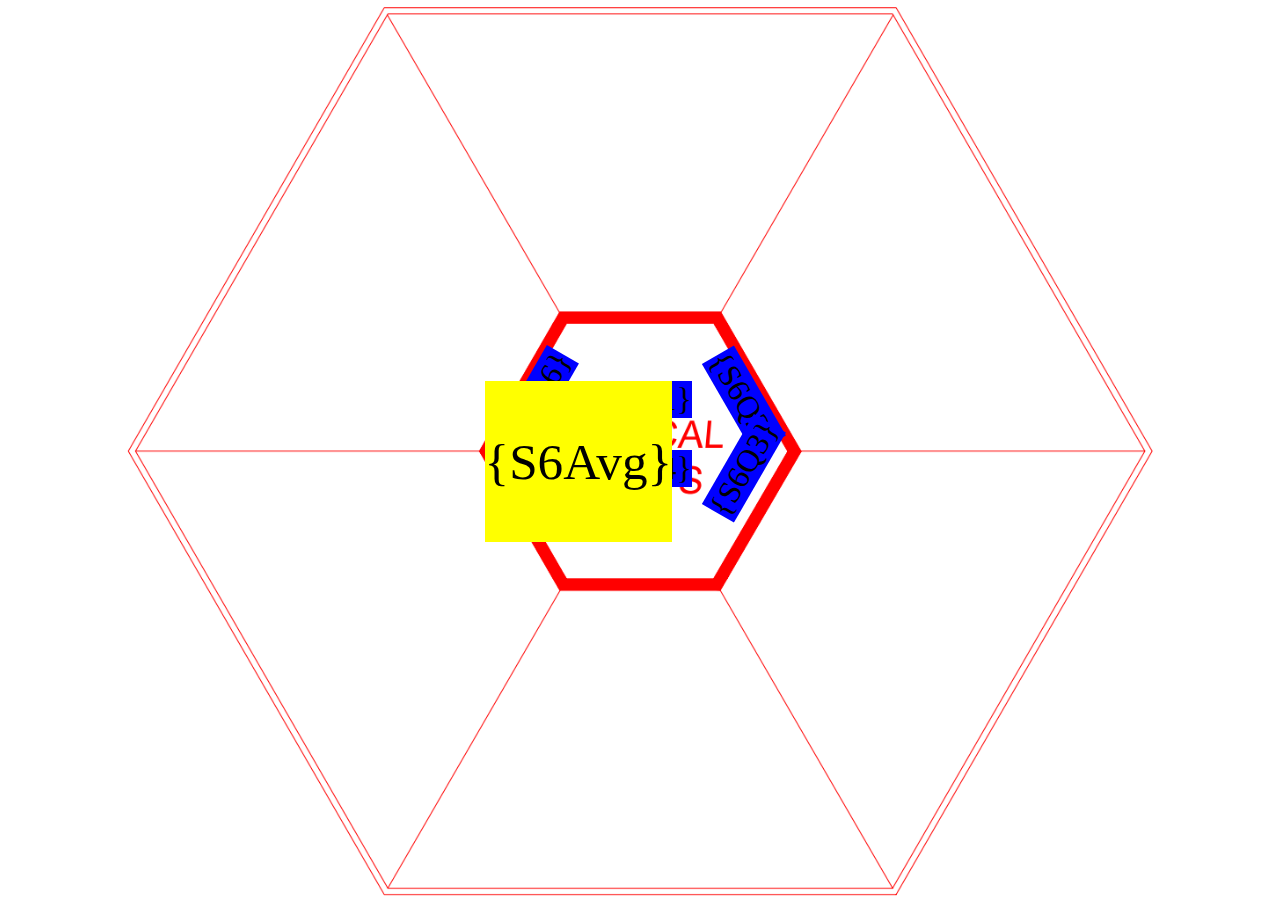
<file: responsive.html>
<!DOCTYPE html>
<html lang="en">
<head>
    <meta charset="UTF-8">
    <meta name="viewport" content="width=device-width, initial-scale=1.0">
    <title>Responsive</title>
    <link rel="stylesheet" href="responsive.css" type="text/css">
</head>

<body>

        <div class="aspect-ratio-box-inside">
          <div class="flexbox-centering">
            <div class="viewport-sizing">
                <div class="grid-container">
                    <div class="grid-item">
                    <p class="Q6">{S6Q6}</p>
                     </div>
                     <div class="grid-item">
                    <p class="Q1">{S6Q1}</p>
                    </div>
                    <div class="grid-item">
                    <p class="Q2">{S6Q2}</p>
                    </div>
                    <div class="Avg">
                    <p>{S6Avg}</p>
                    </div>
                    <div class="grid-item">
                    <p class="Q5">{S6Q5}</p>
                    </div>
                    <div class="grid-item">
                    <p class="Q4">{S6Q4}</p>
                    </div>
                    <div class="grid-item">
                    <p class="Q3">{S6Q3}</p>
                    </div>
                </div>
            </div>
          </div>
        </div>

</body>
</html>
</file>
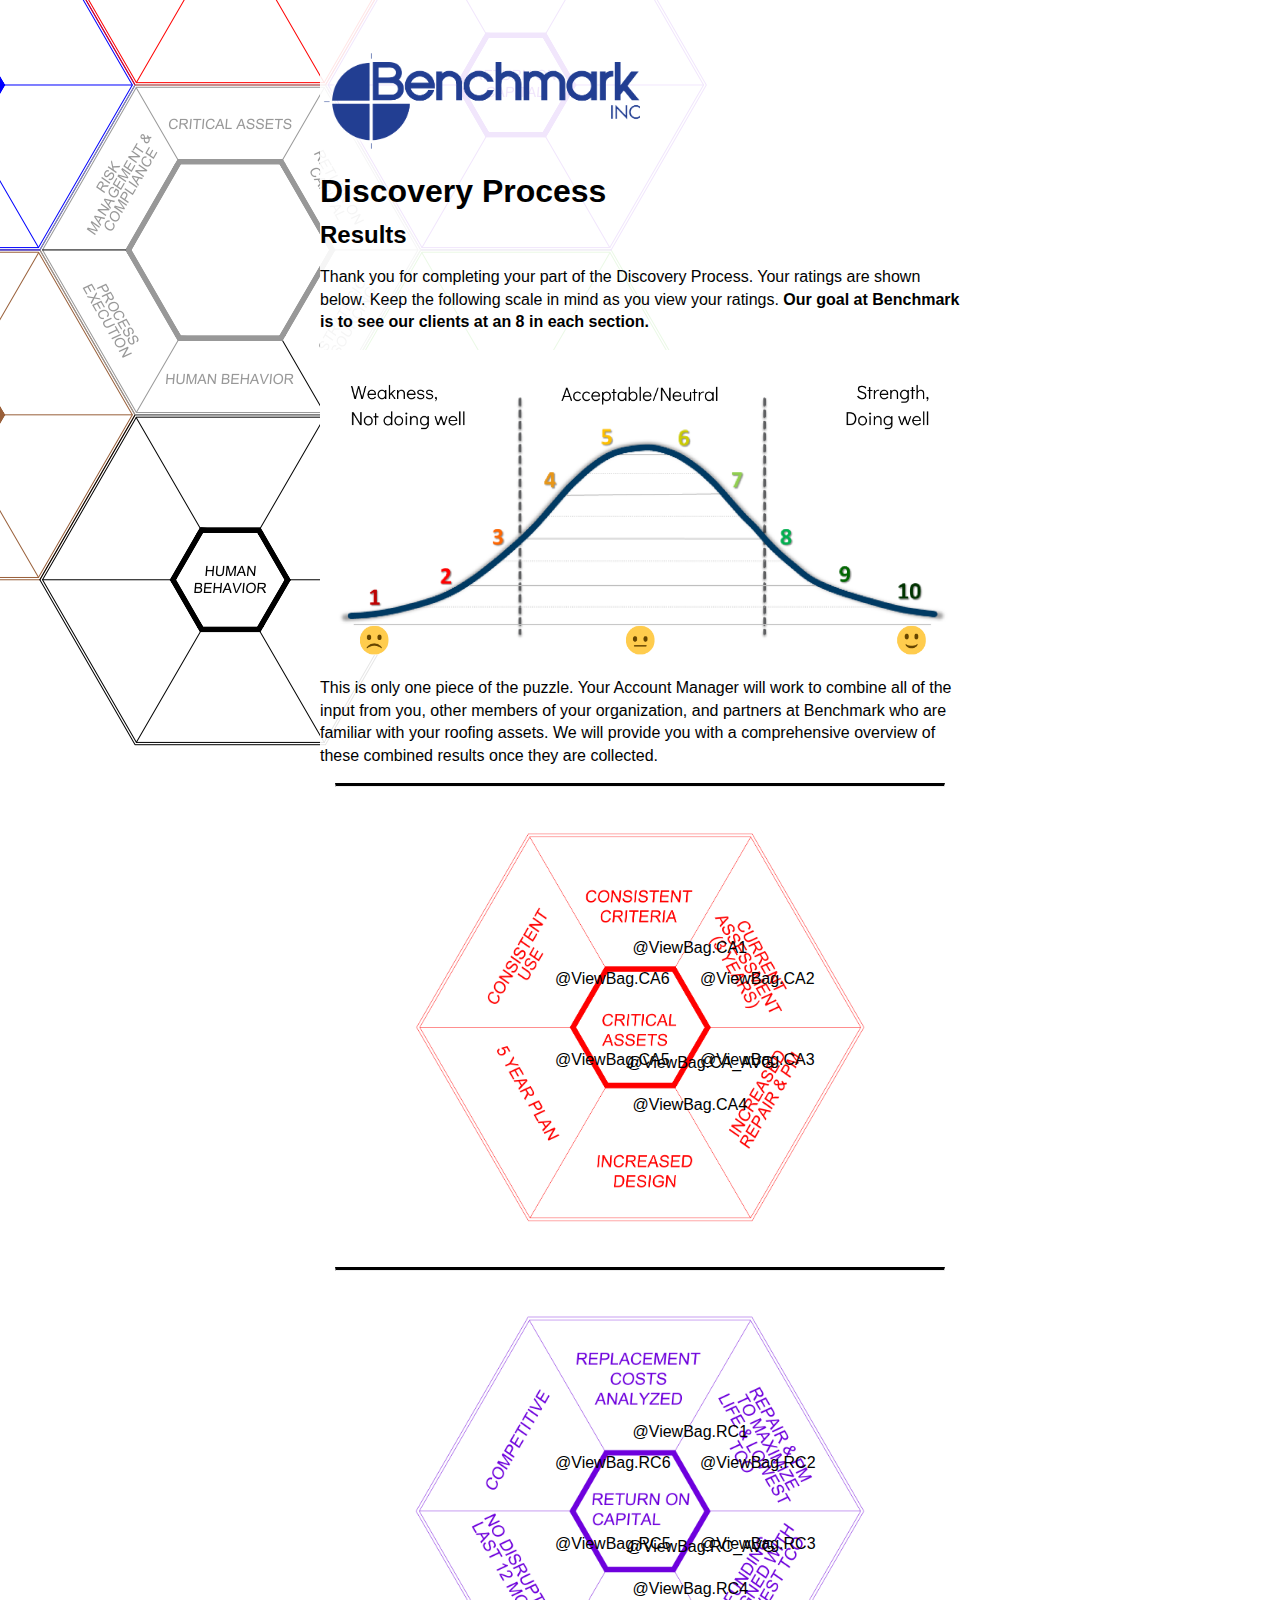
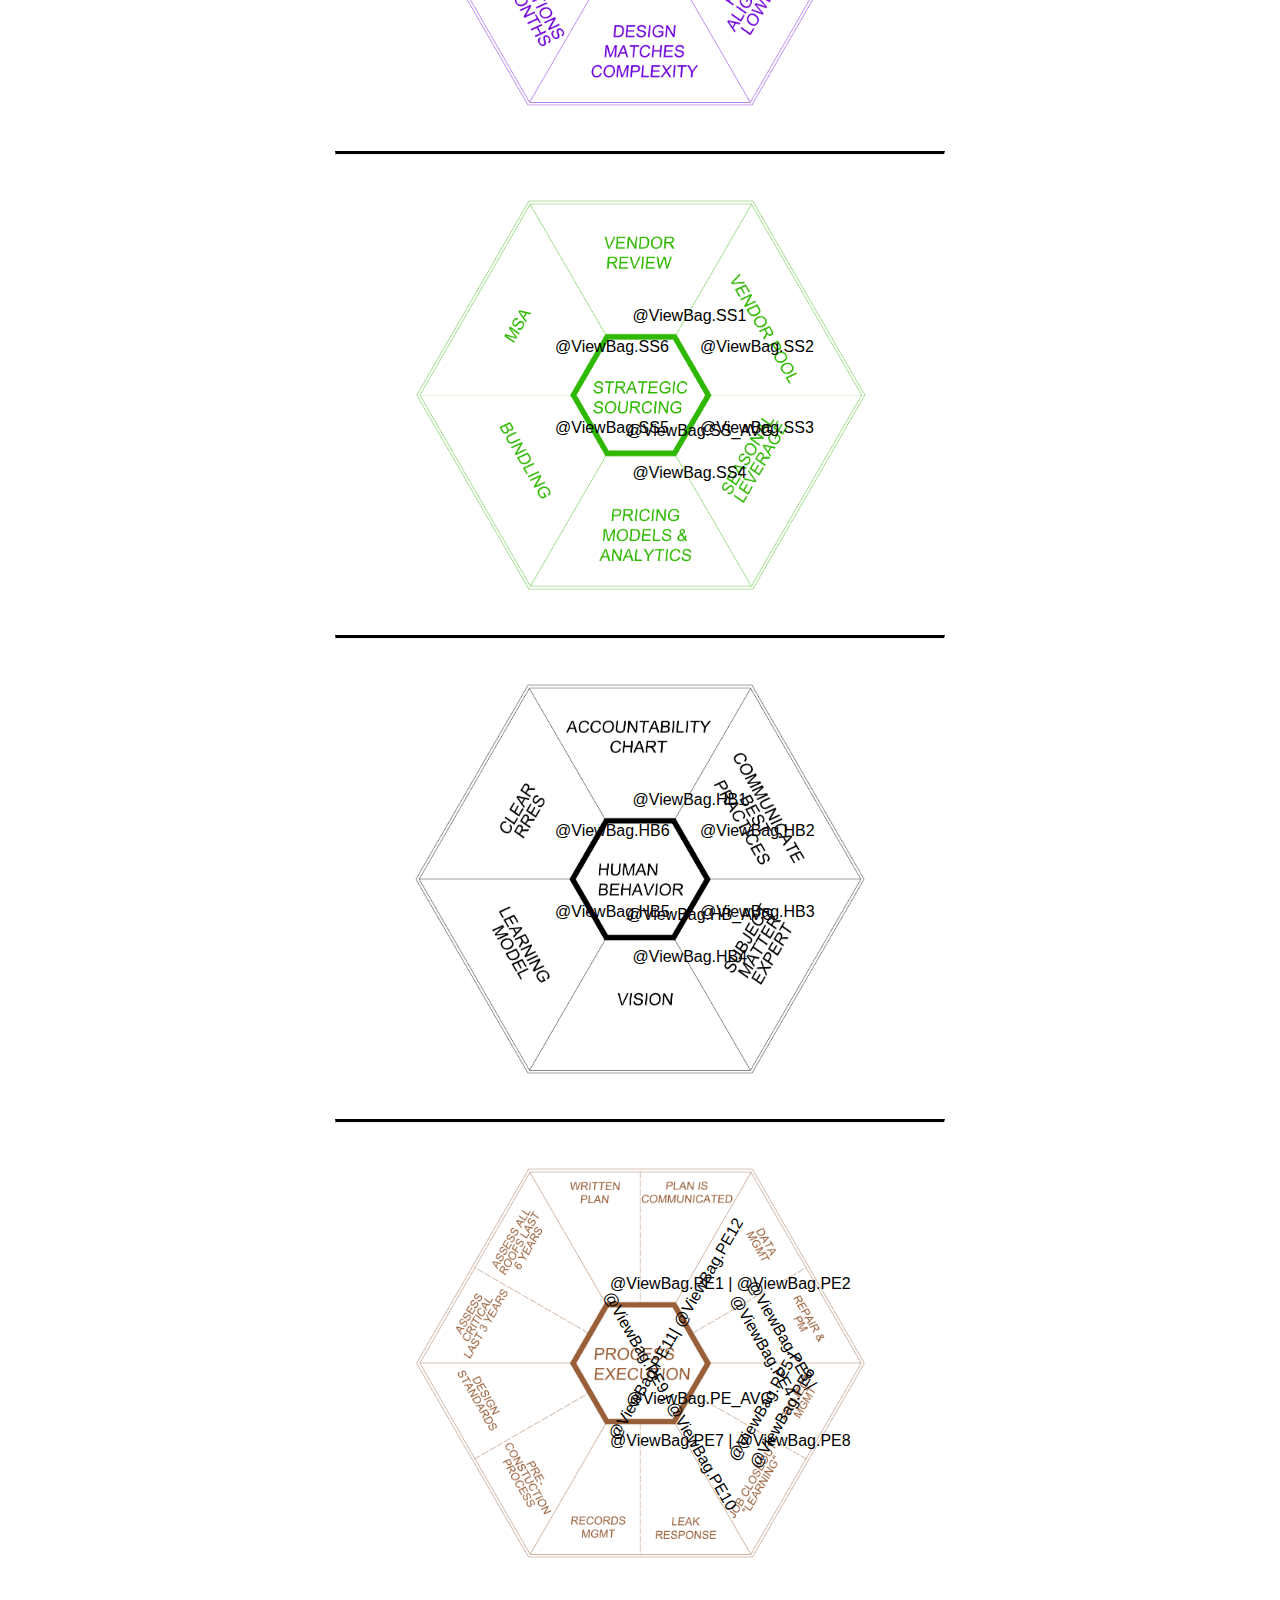
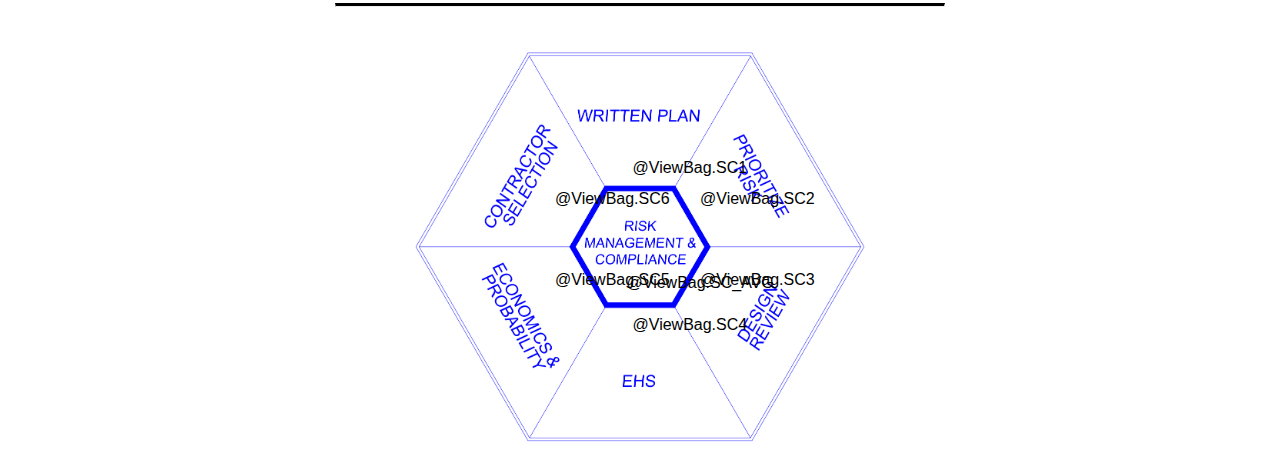
<file: results.html>
<!DOCTYPE html>
<html lang="en">
<head>
    <meta charset="UTF-8">
    <meta name="viewport" content="width=device-width, initial-scale=1.0">
    <title>Benchmark, Inc. | Results</title>
    <link rel="stylesheet" href="style.css" type="text/css">
</head>
<body>
    <div class="wrapper">
        <header>
            <img src="../images/logo.png" class="logo">
            <h1>Discovery Process</h1>
            <h2>Results</h2>
            <p>Thank you for completing your part of the Discovery Process. Your ratings are shown below. Keep the following scale in mind as you view your ratings. <strong>Our goal at Benchmark is to see our clients at an 8 in each section.</strong></p>
            <p><img src="../images/curve.png" class="curve"></p>
            <p>This is only one piece of the puzzle. Your Account Manager will work to combine all of the input from you, other members of your organization, and partners at Benchmark who are familiar with your roofing assets. We will provide you with a comprehensive overview of these combined results once they are collected.</p>
            <hr class="HB" />
        </header>

        <section class="CA_Results">
            <div class="CA_Hex">
                <div class="grid-container">
                    <div class="grid-item">
                        <p class="Q6">@ViewBag.CA6</p>
                    </div>
                    <div class="grid-item">
                        <p class="Q1">@ViewBag.CA1</p>
                    </div>
                    <div class="grid-item">
                        <p class="Q2">@ViewBag.CA2</p>
                    </div>
                    <div class="Avg">
                        <p>@ViewBag.CA_AVG</p>
                    </div>
                    <div class="grid-item">
                        <p class="Q5">@ViewBag.CA5</p>
                    </div>
                    <div class="grid-item">
                        <p class="Q4">@ViewBag.CA4</p>
                    </div>
                    <div class="grid-item">
                        <p class="Q3">@ViewBag.CA3</p>
                    </div>
                </div>
                </div>
            <hr class="HB" />
        </section>

        <section class="RC_Results"> 
            <div class="RC_Hex">
                <div class="grid-container">
                    <div class="grid-item">
                        <p class="Q6">@ViewBag.RC6</p>
                    </div>
                    <div class="grid-item">
                        <p class="Q1">@ViewBag.RC1</p>
                    </div>
                    <div class="grid-item">
                        <p class="Q2">@ViewBag.RC2</p>
                    </div>
                    <div class="Avg">
                        <p>@ViewBag.RC_AVG</p>
                    </div>
                    <div class="grid-item">
                        <p class="Q5">@ViewBag.RC5</p>
                    </div>
                    <div class="grid-item">
                        <p class="Q4">@ViewBag.RC4</p>
                    </div>
                    <div class="grid-item">
                        <p class="Q3">@ViewBag.RC3</p>
                    </div>
                </div>
            </div>
        <hr class="HB" />
        </section>

        <section class="SS_Results">
            <div class="SS_Hex">
                <div class="grid-container">
                    <div class="grid-item">
                        <p class="Q6">@ViewBag.SS6</p>
                    </div>
                    <div class="grid-item">
                        <p class="Q1">@ViewBag.SS1</p>
                    </div>
                    <div class="grid-item">
                        <p class="Q2">@ViewBag.SS2</p>
                    </div>
                    <div class="Avg">
                        <p>@ViewBag.SS_AVG</p>
                    </div>
                    <div class="grid-item">
                        <p class="Q5">@ViewBag.SS5</p>
                    </div>
                    <div class="grid-item">
                        <p class="Q4">@ViewBag.SS4</p>
                    </div>
                    <div class="grid-item">
                        <p class="Q3">@ViewBag.SS3</p>
                    </div>
                </div>
            </div>
            <hr class="HB" />
        </section>

        <section class="HB_Results">
            <div class="HB_Hex">
                <div class="grid-container">
                    <div class="grid-item">
                        <p class="Q6">@ViewBag.HB6</p>
                    </div>
                    <div class="grid-item">
                        <p class="Q1">@ViewBag.HB1</p>
                    </div>
                    <div class="grid-item">
                        <p class="Q2">@ViewBag.HB2</p>
                    </div>
                    <div class="Avg">
                        <p>@ViewBag.HB_AVG</p>
                    </div>
                    <div class="grid-item">
                        <p class="Q5">@ViewBag.HB5</p>
                    </div>
                    <div class="grid-item">
                        <p class="Q4">@ViewBag.HB4</p>
                    </div>
                    <div class="grid-item">
                        <p class="Q3">@ViewBag.HB3</p>
                    </div>
                </div>
            </div>
            <hr class="HB" />
        </section>

        <section class="PE_Results">
            <div class="PE_Hex">
                <div class="grid-container">
                    <div class="grid-item">
                        <p class="Q6PE">@ViewBag.PE11| @ViewBag.PE12</p>
                    </div>
                    <div class="grid-item">
                        <p class="Q1PE">@ViewBag.PE1 | @ViewBag.PE2</p>
                    </div>
                    <div class="grid-item">
                        <p class="Q2PE">@ViewBag.PE3 | @ViewBag.PE4</p>
                    </div>
                    <div class="Avg">
                        <p>@ViewBag.PE_AVG</p>
                    </div>
                    <div class="grid-item">
                        <p class="Q5PE">@ViewBag.PE9 | @ViewBag.PE10</p>
                    </div>
                    <div class="grid-item">
                        <p class="Q4PE">@ViewBag.PE7 | @ViewBag.PE8</p>
                    </div>
                    <div class="grid-item">
                        <p class="Q3PE">@ViewBag.PE5 | @ViewBag.PE6</p>
                    </div>
                </div>
            </div>
            <hr class="HB" />
        </section>

        <section class="SC_Results">
            <div class="SC_Hex">
                <div class="grid-container">
                    <div class="grid-item">
                        <p class="Q6">@ViewBag.SC6</p>
                    </div>
                    <div class="grid-item">
                        <p class="Q1">@ViewBag.SC1</p>
                    </div>
                    <div class="grid-item">
                        <p class="Q2">@ViewBag.SC2</p>
                    </div>
                    <div class="Avg">
                        <p>@ViewBag.SC_AVG</p>
                    </div>
                    <div class="grid-item">
                        <p class="Q5">@ViewBag.SC5</p>
                    </div>
                    <div class="grid-item">
                        <p class="Q4">@ViewBag.SC4</p>
                    </div>
                    <div class="grid-item">
                        <p class="Q3">@ViewBag.SC3</p>
                    </div>
                </div>
            </div>
        </section>

    </div>


</body>
</html>
</file>
<file: responsive.css>
.grid-container {
	display: grid;
	grid-template-columns: auto auto auto;
  }

.grid-item {
    padding: 0px;
    font-size: .5em;
  }

.grid-item p {
	  padding: 0px;
	  margin-top: auto auto;
  }

.Q6 {
	  text-align: center;
	  margin-top: 0px;
      transform: rotate(300deg);
      background: blue;
  }

.Q1 {
		text-align: center;
        margin-top: 0px;
        background: blue;
}

.Q2 {
	text-align: center;
	margin-top: 0px;
    transform: rotate(60deg);
    background: blue;
}

.Q3 {
	text-align: center;
	margin-top: 0px;
    transform: rotate(300deg);
    background: blue;
}

.Q5 {
	text-align: center;
	margin-top: 0px;
    transform: rotate(60deg);
    background: blue;
}

.Q4 {
text-align: center;
margin-top: 0px;
background: blue;

}

.Avg {
  position: absolute;
  text-align: center;
  font-size: .8em;
  display: flex;
  justify-content: center;
  align-items: center;
  background: yellow;
  z-index: 3;
}

.aspect-ratio-box {
    height: 0;
    overflow: hidden;
    padding-top: 591.44px / 1127.34px * 100%;
    background: white;
    position: relative;

  }
  .aspect-ratio-box-inside {
    position: absolute;
    top: 0;
    left: 0;
    width: 100%;
    height: 100%;
    background: url('images/CriticalAssets.png') no-repeat center center ;
    background-size: contain;
  }

  .flexbox-centering {
    height: 100%;
    display: flex;
    justify-content: center;
    align-items: center;
  }

  .viewport-sizing {
    font-size: 5vw;
  }
</file>
<file: style.css>
body {
    background-color: #fff;
    color: #000000;
    background-image: url("../images/MentalModel.png"); 
    background-position: -250px -250px;
    background-repeat: no-repeat;
    background-attachment: fixed;
    font-family: "Century Gothic", sans-serif;
    line-height: 1.4em;
    margin: 0px;
}

/* Set padding to keep content from hitting the edges */
.body-content {
    padding-left: 15px;
    padding-right: 15px;
}

/* Set width on the form input elements since they're 100% wide by default */
input,
select,
textarea {
    max-width: 280px;
}


.wrapper {
    width: 50%;
    background-color: hsla(0, 0%, 100%, 0.9);
    border: none;
    margin: auto;
}

header {
    padding-top: 50px;
}

hr {
    margin: 15px;
}

img.logo {
	width: 50%;
	height: 50%;
}

img.curve {
    width: 100%;
    height: 100%;
}

img.Hexagon {
    float: right;
    width: 40%;
    height: 40%;
}
h2.CA {
    text-transform: uppercase;
    margin-top: 20px;
    font-weight: regular;
    color: #ff0000;
    font-size: 2em;
    line-height: 1em;
}

hr.CA {
    border-top: 3px solid #ff0000;
}

h2.RC {
    text-transform: uppercase;
    margin-top: 20px;
    font-weight: regular;
    color: #6a00dc;
    font-size: 2em;
    line-height: 1em;
}

hr.RC {
    border-top: 3px solid #6a00dc;
}

h2.SS {
    text-transform: uppercase;
    margin-top: 20px;
    font-weight: regular;
    color: #2eb800;
    font-size: 2em;
    line-height: 1em;
}

hr.SS {
    border-top: 3px solid #2eb800;
}

h2.HB {
    text-transform: uppercase;
    margin-top: 20px;
    font-weight: regular;
    color: #000000;
    font-size: 2em;
    line-height: 1em;
}

hr.HB {
    border-top: 3px solid #000000;
}

h2.PE {
    text-transform: uppercase;
    margin-top: 20px;
    font-weight: regular;
    color: #995f39;
    font-size: 2em;
    line-height: 1em;
}

hr.PE {
    border-top: 3px solid #995f39;
}

h2.SC {
    text-transform: uppercase;
    margin-top: 20px;
    font-weight: regular;
    color: #0000ff;
    font-size: 2em;
    line-height: 1em;
}

hr.SC {
    border-top: 3px solid #0000ff;
}  



.sticky {
    position: -webkit-sticky; /* Safari */
    position: sticky;
    top: 0;
    background: #fff;
    height: 100%;
    width: 100%;
    padding: 0;
    margin: auto;
    text-align: center;
    z-index: 100;
}

    .sticky img {
        width: 100%;
    }



.grid-container {
    display: grid;
    grid-template-columns: auto auto auto;
    width: 450px;
    height: 450px;
}

.grid-item {
    padding: 0px;
}

    .grid-item p {
        padding: 0px;
        margin-top: auto auto;
        text-align: center;
    } 


.Q6 {
    position: absolute;
    text-align: right;
    margin-top: 37%;
    margin-left: 140px;
}

.Q1 {
    position: absolute;
    text-align: center;
    margin-top: 30%;
    margin-left: 15%;
}

.Q2 {
    position: absolute;
    text-align: left;
    margin-top: 37%;
    margin-left: -15px;
}

.Q3 {
    position: absolute;
    text-align: center;
    margin-top: 5%;
    margin-left: -15px;
}

.Q5 {
    position: absolute;
    text-align: right;
    margin-top: 5%;
    margin-left: 140px;
}

.Q4 {
    position: absolute;
    text-align: center;
    margin-top: 15%;
    margin-left: 15%;
} 

.Avg {
    position: absolute;
    font-size: 1em;
    margin-left: 47%;
    margin-top: 52%;
    z-index: 3;
}

.CA_Results {
    position: relative;
 }

 .CA_Hex {
    position: relative;
    background: url('../images/CA_Results.png') no-repeat center center;
    background-size: contain;
    margin-left: auto;
    margin-right: auto;
    width: 450px;
    height: 450px;
 }

 .RC_Results {
    position: relative;
 }

 .RC_Hex {
    position: relative;
    background: url('../images/RC_Results.png') no-repeat center center;
    background-size: contain;
    margin-left: auto;
    margin-right: auto;
    width: 450px;
    height: 450px;
 }

 .SS_Results {
    position: relative;
 }

 .SS_Hex {
    position: relative;
    background: url('../images/SS_Results.png') no-repeat center center;
    background-size: contain;
    margin-left: auto;
    margin-right: auto;
    width: 450px;
    height: 450px;
 }

 .HB_Results {
    position: relative;
 }

 .HB_Hex {
    position: relative;
    background: url('../images/HB_Results.png') no-repeat center center;
    background-size: contain;
    margin-left: auto;
    margin-right: auto;
    width: 450px;
    height: 450px;
 }

 .PE_Results {
    position: relative;
 }

 .PE_Hex {
    position: relative;
    background: url('../images/PE_Results.png') no-repeat center center;
    background-size: contain;
    margin-left: auto;
    margin-right: auto;
    width: 450px;
    height: 450px;
 }

 .SC_Results {
    position: relative;
 }

 .SC_Hex {
    position: relative;
    background: url('../images/SC_Results.png') no-repeat center center;
    background-size: contain;
    margin-left: auto;
    margin-right: auto;
    width: 450px;
    height: 450px;
 }

 .Q6PE {
    position: absolute;
    text-align: right;
    margin-top: 40%;
    margin-left: 30%;
    transform: rotate(-60deg);
}

.Q1PE {
    position: absolute;
    margin-top: 30%;
    margin-left: 45px;
}

.Q2PE {
    position: absolute;
    text-align: left;
    margin-top: 40%;
    margin-left: -8%;
    transform: rotate(60deg);
}

.Q3PE {
    position: absolute;
    text-align: center;
    margin-top: 6%;
    margin-left: -33px;
    transform: rotate(-60deg);
}

.Q5PE {
    position: absolute;
    text-align: right;
    margin-top: 6%;
    margin-left: 130px;
    transform: rotate(60deg);
}

.Q4PE {
    position: absolute;
    text-align: center;
    margin-top: 15%;
    margin-left: 10%;
}
</file>
